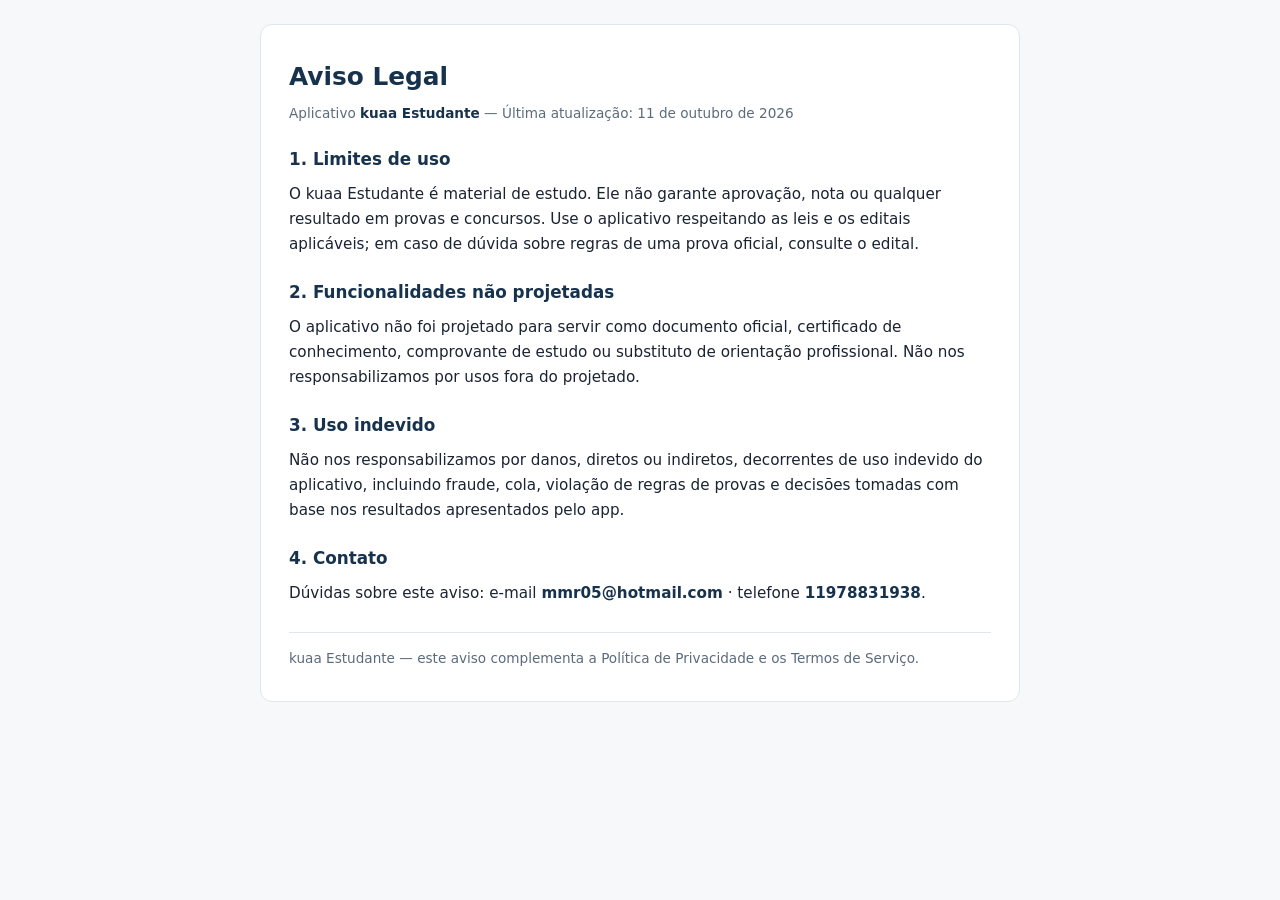
<file: aviso-legal.html>
<!doctype html>
<html lang="pt-BR">
  <head>
    <meta charset="UTF-8" />
    <meta name="viewport" content="width=device-width, initial-scale=1.0" />
    <meta name="robots" content="index,follow" />
    <title>Aviso Legal — kuaa Estudante</title>
    <!-- Página 100% autocontida: nenhuma fonte externa, script ou rastreador. -->
    <style>
      * { box-sizing: border-box; margin: 0; padding: 0; }
      body {
        font-family: system-ui, -apple-system, "Segoe UI", Roboto, Arial, sans-serif;
        background: #f6f8fa; color: #1a2332; line-height: 1.65;
        padding: 24px 16px;
      }
      main { max-width: 760px; margin: 0 auto; background: #fff; border: 1px solid #e1e6ec; border-radius: 12px; padding: 32px 28px; }
      h1 { font-size: 1.55rem; color: #17324d; margin-bottom: 4px; }
      .updated { font-size: 0.85rem; color: #5b6b7d; margin-bottom: 20px; }
      h2 { font-size: 1.05rem; color: #17324d; margin: 22px 0 8px; }
      p, li { font-size: 0.95rem; }
      ul { padding-left: 20px; margin: 6px 0; }
      li { margin: 4px 0; }
      strong { color: #17324d; }
      footer { margin-top: 26px; padding-top: 14px; border-top: 1px solid #e1e6ec; font-size: 0.85rem; color: #5b6b7d; }
    </style>
  </head>
  <body>
    <main>
      <h1>Aviso Legal</h1>
      <p class="updated">Aplicativo <strong>kuaa Estudante</strong> — Última atualização: 11 de outubro de 2026</p>

      <h2>1. Limites de uso</h2>
      <p>O kuaa Estudante é material de estudo. Ele não garante aprovação, nota ou qualquer resultado em provas e concursos. Use o aplicativo respeitando as leis e os editais aplicáveis; em caso de dúvida sobre regras de uma prova oficial, consulte o edital.</p>

      <h2>2. Funcionalidades não projetadas</h2>
      <p>O aplicativo não foi projetado para servir como documento oficial, certificado de conhecimento, comprovante de estudo ou substituto de orientação profissional. Não nos responsabilizamos por usos fora do projetado.</p>

      <h2>3. Uso indevido</h2>
      <p>Não nos responsabilizamos por danos, diretos ou indiretos, decorrentes de uso indevido do aplicativo, incluindo fraude, cola, violação de regras de provas e decisões tomadas com base nos resultados apresentados pelo app.</p>

      <h2>4. Contato</h2>
      <p>Dúvidas sobre este aviso: e-mail <strong>mmr05@hotmail.com</strong> · telefone <strong>11978831938</strong>.</p>

      <footer>
        kuaa Estudante — este aviso complementa a Política de Privacidade e os Termos de Serviço.
      </footer>
    </main>
  </body>
</html>
</file>
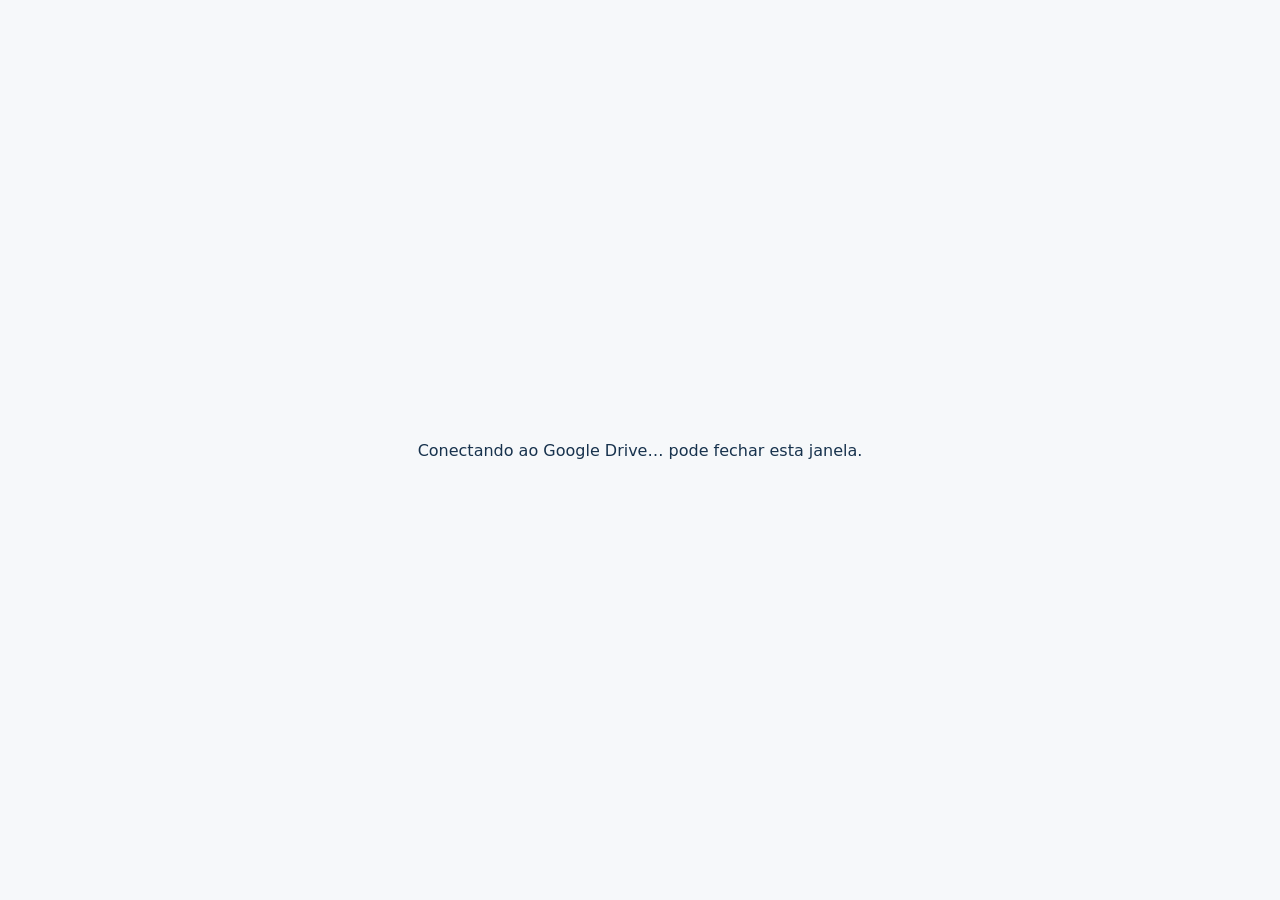
<file: oauth-callback.html>
<!doctype html>
<html lang="pt-BR">
  <head>
    <meta charset="UTF-8" />
    <meta name="viewport" content="width=device-width, initial-scale=1.0" />
    <title>kuaa — conectando…</title>
    <style>body{font-family:system-ui,sans-serif;display:grid;place-items:center;min-height:100vh;margin:0;background:#f6f8fa;color:#17324d}</style>
  </head>
  <body>
    <p>Conectando ao Google Drive… pode fechar esta janela.</p>
    <script>
      // Retorno do OAuth (loopback, mesma origem do app): entrega o código
      // via localStorage e fecha a janela. O app aguarda a chave abaixo.
      (function () {
        try {
          var q = new URLSearchParams(window.location.search);
          var code = q.get("code");
          var err = q.get("error");
          if (code) localStorage.setItem("kuaa-oauth-code", JSON.stringify({ code: code, at: Date.now() }));
          else if (err) localStorage.setItem("kuaa-oauth-code", JSON.stringify({ error: err, at: Date.now() }));
        } catch (e) { /* ignora */ }
        window.close();
      })();
    </script>
  </body>
</html>
</file>
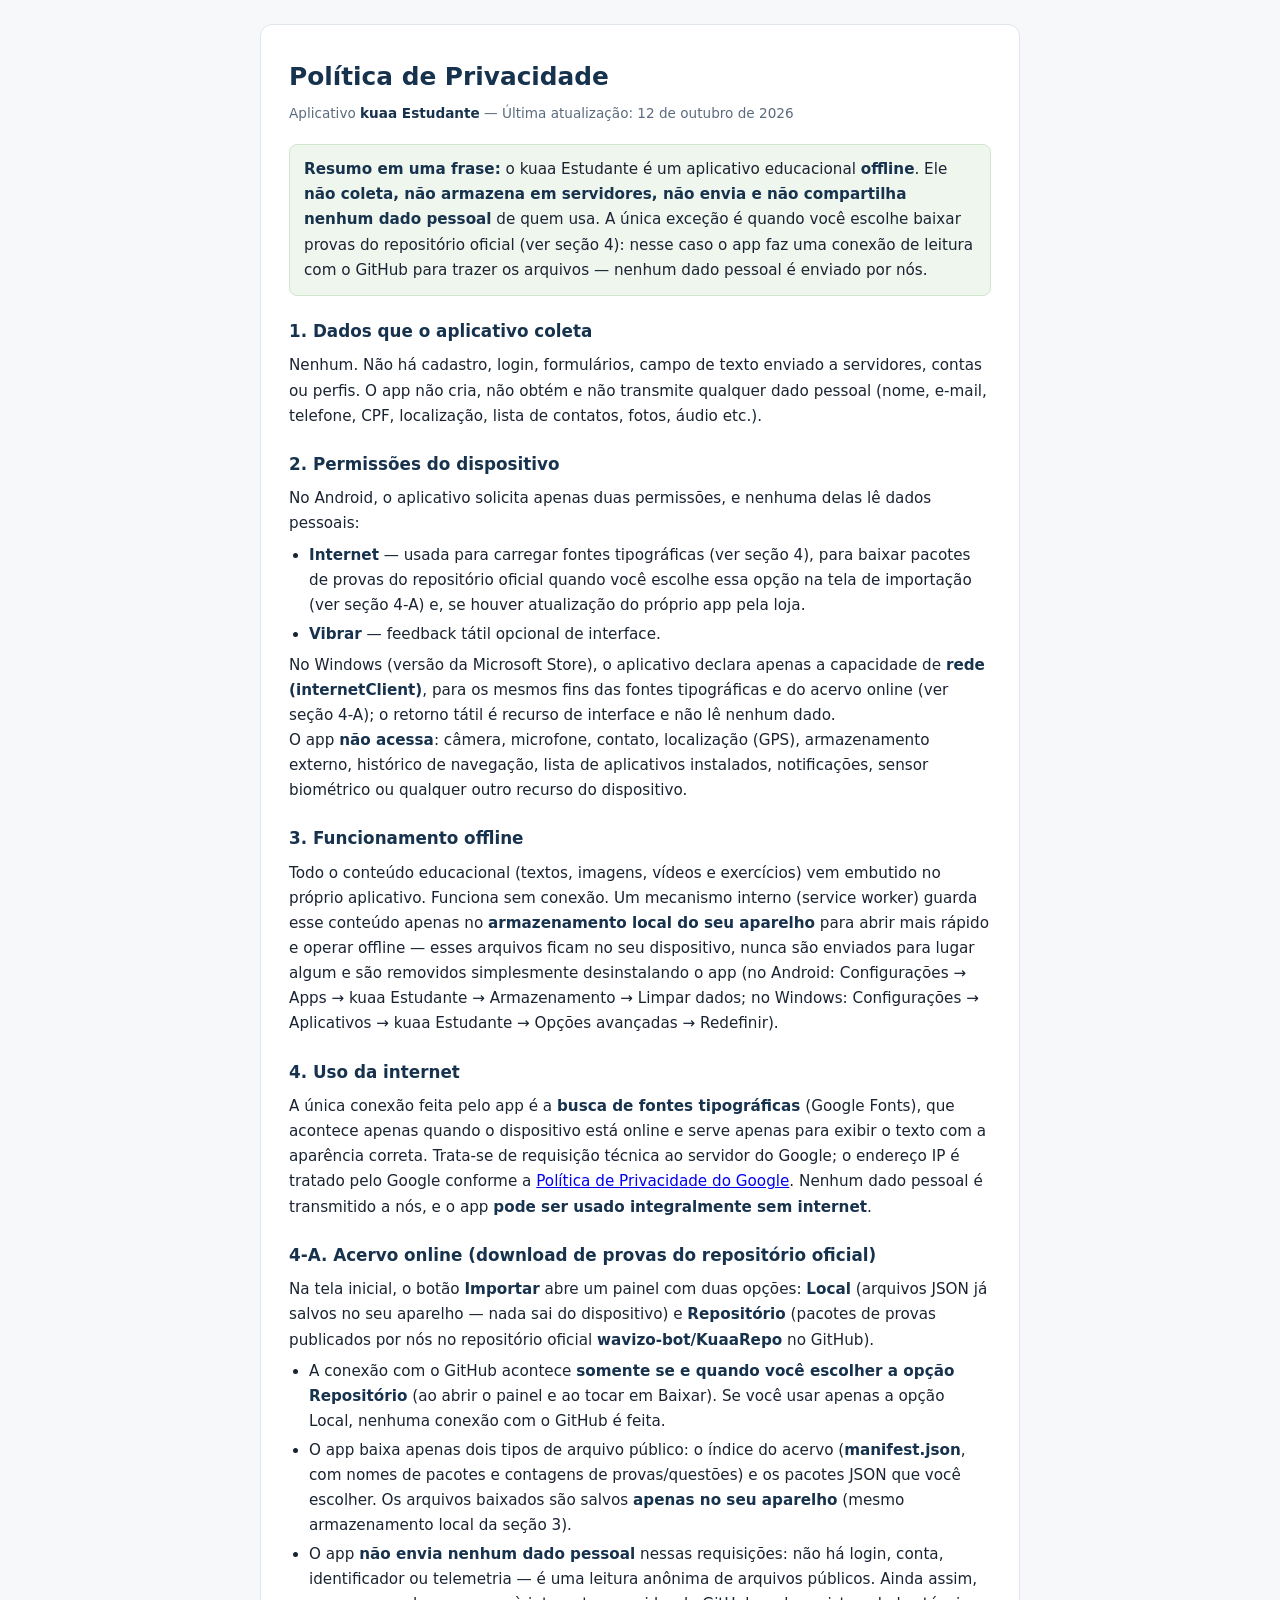
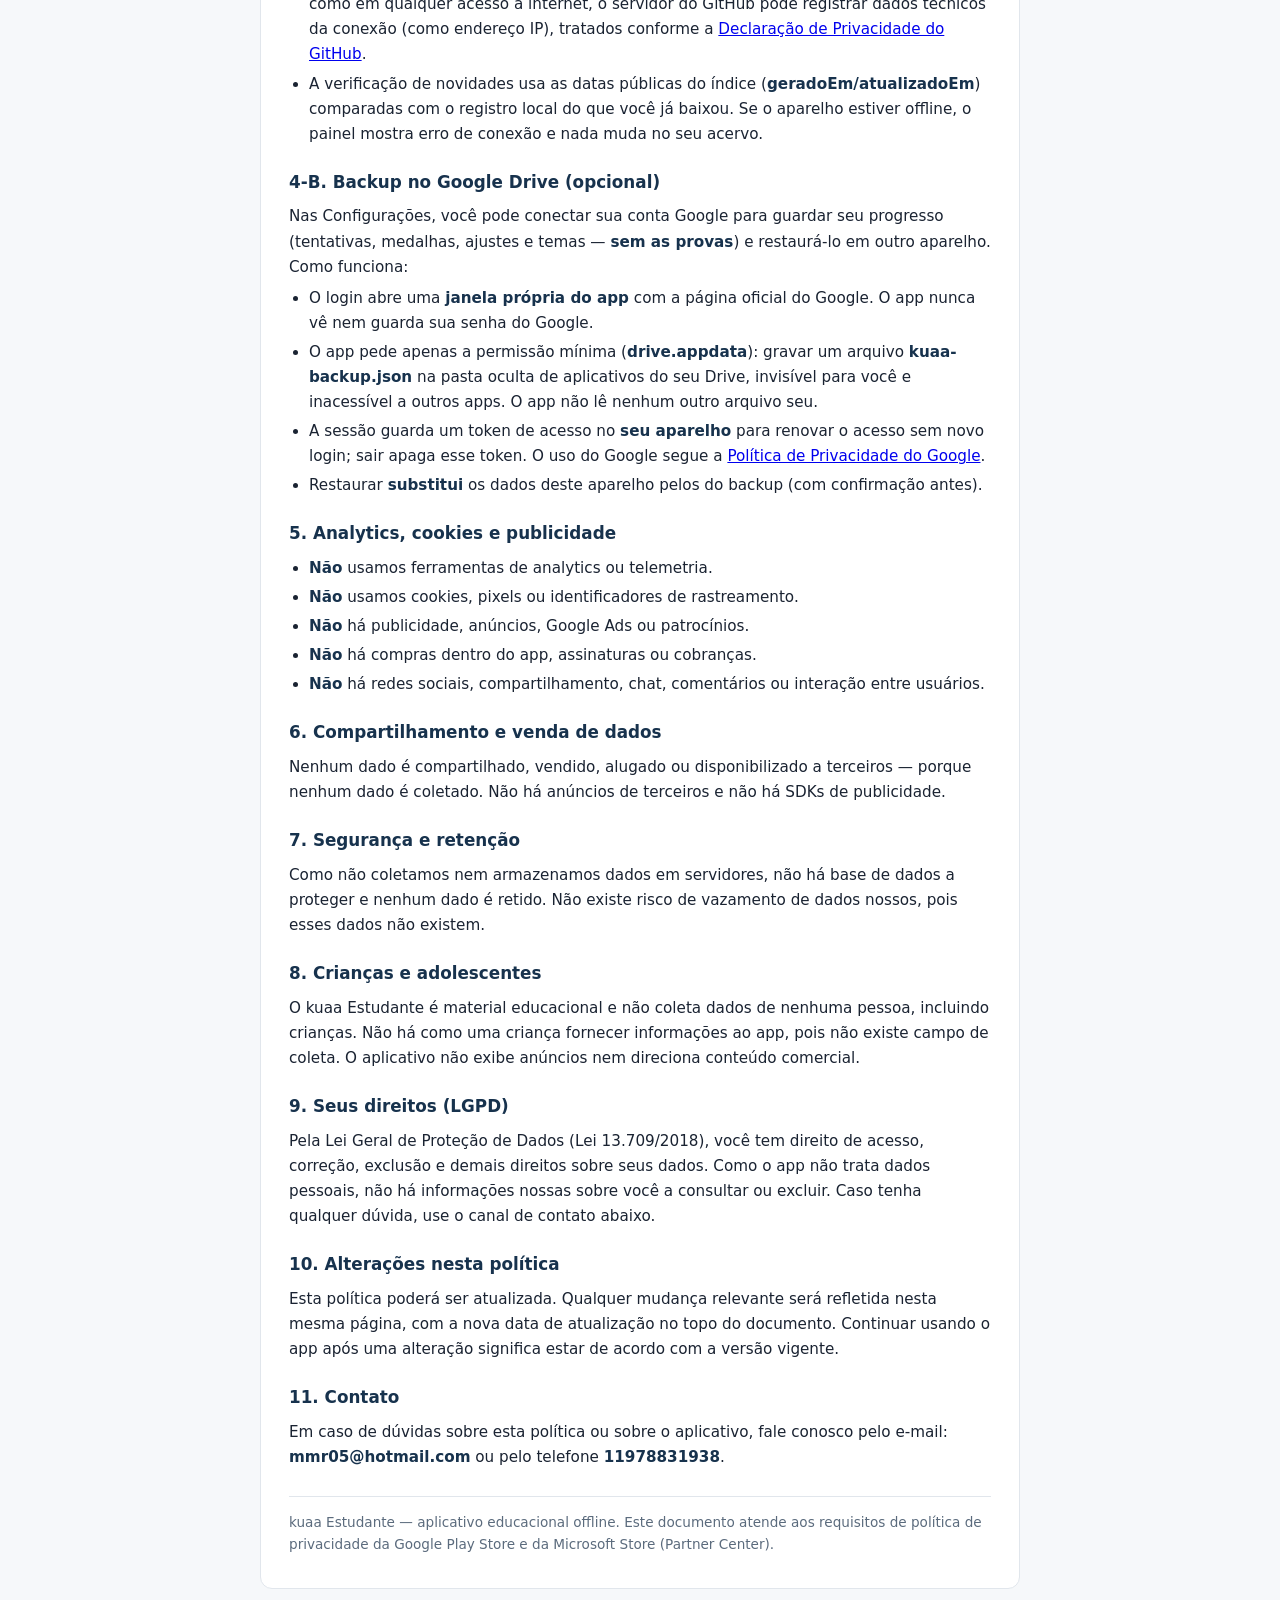
<file: politica-privacidade.html>
<!doctype html>
<html lang="pt-BR">
  <head>
    <meta charset="UTF-8" />
    <meta name="viewport" content="width=device-width, initial-scale=1.0" />
    <meta name="robots" content="index,follow" />
    <title>Política de Privacidade — kuaa Estudante</title>
    <!-- Página 100% autocontida: nenhuma fonte externa, script ou rastreador. -->
    <style>
      * { box-sizing: border-box; margin: 0; padding: 0; }
      body {
        font-family: system-ui, -apple-system, "Segoe UI", Roboto, Arial, sans-serif;
        background: #f6f8fa; color: #1a2332; line-height: 1.65;
        padding: 24px 16px;
      }
      main { max-width: 760px; margin: 0 auto; background: #fff; border: 1px solid #e1e6ec; border-radius: 12px; padding: 32px 28px; }
      h1 { font-size: 1.55rem; color: #17324d; margin-bottom: 4px; }
      .updated { font-size: 0.85rem; color: #5b6b7d; margin-bottom: 20px; }
      h2 { font-size: 1.05rem; color: #17324d; margin: 22px 0 8px; }
      p, li { font-size: 0.95rem; }
      ul { padding-left: 20px; margin: 6px 0; }
      li { margin: 4px 0; }
      strong { color: #17324d; }
      .highlight {
        background: #eef6ee; border: 1px solid #cfe6cf; border-radius: 8px;
        padding: 12px 14px; margin: 14px 0; font-size: 0.95rem;
      }
      footer { margin-top: 26px; padding-top: 14px; border-top: 1px solid #e1e6ec; font-size: 0.85rem; color: #5b6b7d; }
    </style>
  </head>
  <body>
    <main>
      <h1>Política de Privacidade</h1>
      <p class="updated">Aplicativo <strong>kuaa Estudante</strong> — Última atualização: 12 de outubro de 2026</p>

      <div class="highlight">
        <strong>Resumo em uma frase:</strong> o kuaa Estudante é um aplicativo educacional
        <strong>offline</strong>. Ele <strong>não coleta, não armazena em servidores, não envia e não
        compartilha nenhum dado pessoal</strong> de quem usa. A única exceção é quando você escolhe
        baixar provas do repositório oficial (ver seção 4): nesse caso o app faz uma conexão de
        leitura com o GitHub para trazer os arquivos — nenhum dado pessoal é enviado por nós.
      </div>

      <h2>1. Dados que o aplicativo coleta</h2>
      <p>Nenhum. Não há cadastro, login, formulários, campo de texto enviado a servidores, contas ou
      perfis. O app não cria, não obtém e não transmite qualquer dado pessoal (nome, e-mail, telefone,
      CPF, localização, lista de contatos, fotos, áudio etc.).</p>

      <h2>2. Permissões do dispositivo</h2>
      <p>No Android, o aplicativo solicita apenas duas permissões, e nenhuma delas lê dados pessoais:</p>
      <ul>
        <li><strong>Internet</strong> — usada para carregar fontes tipográficas (ver seção 4), para baixar pacotes de provas do repositório oficial quando você escolhe essa opção na tela de importação (ver seção 4-A) e, se houver atualização do próprio app pela loja.</li>
        <li><strong>Vibrar</strong> — feedback tátil opcional de interface.</li>
      </ul>
      <p>No Windows (versão da Microsoft Store), o aplicativo declara apenas a capacidade de <strong>rede (internetClient)</strong>, para os mesmos fins das fontes tipográficas e do acervo online (ver seção 4-A); o retorno tátil é recurso de interface e não lê nenhum dado.</p>
      <p>O app <strong>não acessa</strong>: câmera, microfone, contato, localização (GPS), armazenamento
      externo, histórico de navegação, lista de aplicativos instalados, notificações, sensor biométrico
      ou qualquer outro recurso do dispositivo.</p>

      <h2>3. Funcionamento offline</h2>
      <p>Todo o conteúdo educacional (textos, imagens, vídeos e exercícios) vem embutido no próprio
      aplicativo. Funciona sem conexão. Um mecanismo interno (service worker) guarda esse conteúdo
      apenas no <strong>armazenamento local do seu aparelho</strong> para abrir mais rápido e operar
      offline — esses arquivos ficam no seu dispositivo, nunca são enviados para lugar algum e são
      removidos simplesmente desinstalando o app (no Android: Configurações → Apps → kuaa Estudante →
      Armazenamento → Limpar dados; no Windows: Configurações → Aplicativos → kuaa Estudante →
      Opções avançadas → Redefinir).</p>

      <h2>4. Uso da internet</h2>
      <p>A única conexão feita pelo app é a <strong>busca de fontes tipográficas</strong> (Google
      Fonts), que acontece apenas quando o dispositivo está online e serve apenas para exibir o texto
      com a aparência correta. Trata-se de requisição técnica ao servidor do Google; o endereço IP é
      tratado pelo Google conforme a
      <a href="https://policies.google.com/privacy?hl=pt-BR" rel="noopener">Política de Privacidade do Google</a>.
      Nenhum dado pessoal é transmitido a nós, e o app <strong>pode ser usado integralmente sem
      internet</strong>.</p>

      <h2>4-A. Acervo online (download de provas do repositório oficial)</h2>
      <p>Na tela inicial, o botão <strong>Importar</strong> abre um painel com duas opções:
      <strong>Local</strong> (arquivos JSON já salvos no seu aparelho — nada sai do dispositivo) e
      <strong>Repositório</strong> (pacotes de provas publicados por nós no repositório oficial
      <strong>wavizo-bot/KuaaRepo</strong> no GitHub).</p>
      <ul>
        <li>A conexão com o GitHub acontece <strong>somente se e quando você escolher a opção
        Repositório</strong> (ao abrir o painel e ao tocar em Baixar). Se você usar apenas a opção
        Local, nenhuma conexão com o GitHub é feita.</li>
        <li>O app baixa apenas dois tipos de arquivo público: o índice do acervo
        (<strong>manifest.json</strong>, com nomes de pacotes e contagens de provas/questões) e os
        pacotes JSON que você escolher. Os arquivos baixados são salvos <strong>apenas no seu
        aparelho</strong> (mesmo armazenamento local da seção 3).</li>
        <li>O app <strong>não envia nenhum dado pessoal</strong> nessas requisições: não há login,
        conta, identificador ou telemetria — é uma leitura anônima de arquivos públicos. Ainda assim,
        como em qualquer acesso à internet, o servidor do GitHub pode registrar dados técnicos da
        conexão (como endereço IP), tratados conforme a
        <a href="https://docs.github.com/pt/site-policy/privacy-policies/github-privacy-statement" rel="noopener">Declaração de Privacidade do GitHub</a>.</li>
        <li>A verificação de novidades usa as datas públicas do índice
        (<strong>geradoEm/atualizadoEm</strong>) comparadas com o registro local do que você já
        baixou. Se o aparelho estiver offline, o painel mostra erro de conexão e nada muda no seu
        acervo.</li>
      </ul>

      <h2>4-B. Backup no Google Drive (opcional)</h2>
      <p>Nas Configurações, você pode conectar sua conta Google para guardar seu
      progresso (tentativas, medalhas, ajustes e temas — <strong>sem as
      provas</strong>) e restaurá-lo em outro aparelho. Como funciona:</p>
      <ul>
        <li>O login abre uma <strong>janela própria do app</strong> com a página
        oficial do Google. O app nunca vê nem guarda sua senha do Google.</li>
        <li>O app pede apenas a permissão mínima (<strong>drive.appdata</strong>):
        gravar um arquivo <strong>kuaa-backup.json</strong> na pasta oculta de
        aplicativos do seu Drive, invisível para você e inacessível a outros
        apps. O app não lê nenhum outro arquivo seu.</li>
        <li>A sessão guarda um token de acesso no <strong>seu aparelho</strong>
        para renovar o acesso sem novo login; sair apaga esse token. O uso do
        Google segue a
        <a href="https://policies.google.com/privacy?hl=pt-BR" rel="noopener">Política de Privacidade do Google</a>.</li>
        <li>Restaurar <strong>substitui</strong> os dados deste aparelho pelos
        do backup (com confirmação antes).</li>
      </ul>

      <h2>5. Analytics, cookies e publicidade</h2>
      <ul>
        <li><strong>Não</strong> usamos ferramentas de analytics ou telemetria.</li>
        <li><strong>Não</strong> usamos cookies, pixels ou identificadores de rastreamento.</li>
        <li><strong>Não</strong> há publicidade, anúncios, Google Ads ou patrocínios.</li>
        <li><strong>Não</strong> há compras dentro do app, assinaturas ou cobranças.</li>
        <li><strong>Não</strong> há redes sociais, compartilhamento, chat, comentários ou interação entre usuários.</li>
      </ul>

      <h2>6. Compartilhamento e venda de dados</h2>
      <p>Nenhum dado é compartilhado, vendido, alugado ou disponibilizado a terceiros — porque nenhum
      dado é coletado. Não há anúncios de terceiros e não há SDKs de publicidade.</p>

      <h2>7. Segurança e retenção</h2>
      <p>Como não coletamos nem armazenamos dados em servidores, não há base de dados a proteger e
      nenhum dado é retido. Não existe risco de vazamento de dados nossos, pois esses dados não
      existem.</p>

      <h2>8. Crianças e adolescentes</h2>
      <p>O kuaa Estudante é material educacional e não coleta dados de nenhuma pessoa, incluindo
      crianças. Não há como uma criança fornecer informações ao app, pois não existe campo de coleta.
      O aplicativo não exibe anúncios nem direciona conteúdo comercial.</p>

      <h2>9. Seus direitos (LGPD)</h2>
      <p>Pela Lei Geral de Proteção de Dados (Lei 13.709/2018), você tem direito de acesso, correção,
      exclusão e demais direitos sobre seus dados. Como o app não trata dados pessoais, não há
      informações nossas sobre você a consultar ou excluir. Caso tenha qualquer dúvida, use o canal de
      contato abaixo.</p>

      <h2>10. Alterações nesta política</h2>
      <p>Esta política poderá ser atualizada. Qualquer mudança relevante será refletida nesta mesma
      página, com a nova data de atualização no topo do documento. Continuar usando o app após uma
      alteração significa estar de acordo com a versão vigente.</p>

      <h2>11. Contato</h2>
      <p>Em caso de dúvidas sobre esta política ou sobre o aplicativo, fale conosco pelo e-mail:
      <strong>mmr05@hotmail.com</strong> ou pelo telefone <strong>11978831938</strong>.</p>

      <footer>
        kuaa Estudante — aplicativo educacional offline. Este documento atende aos requisitos de
        política de privacidade da Google Play Store e da Microsoft Store (Partner Center).
      </footer>
    </main>
  </body>
</html>
</file>
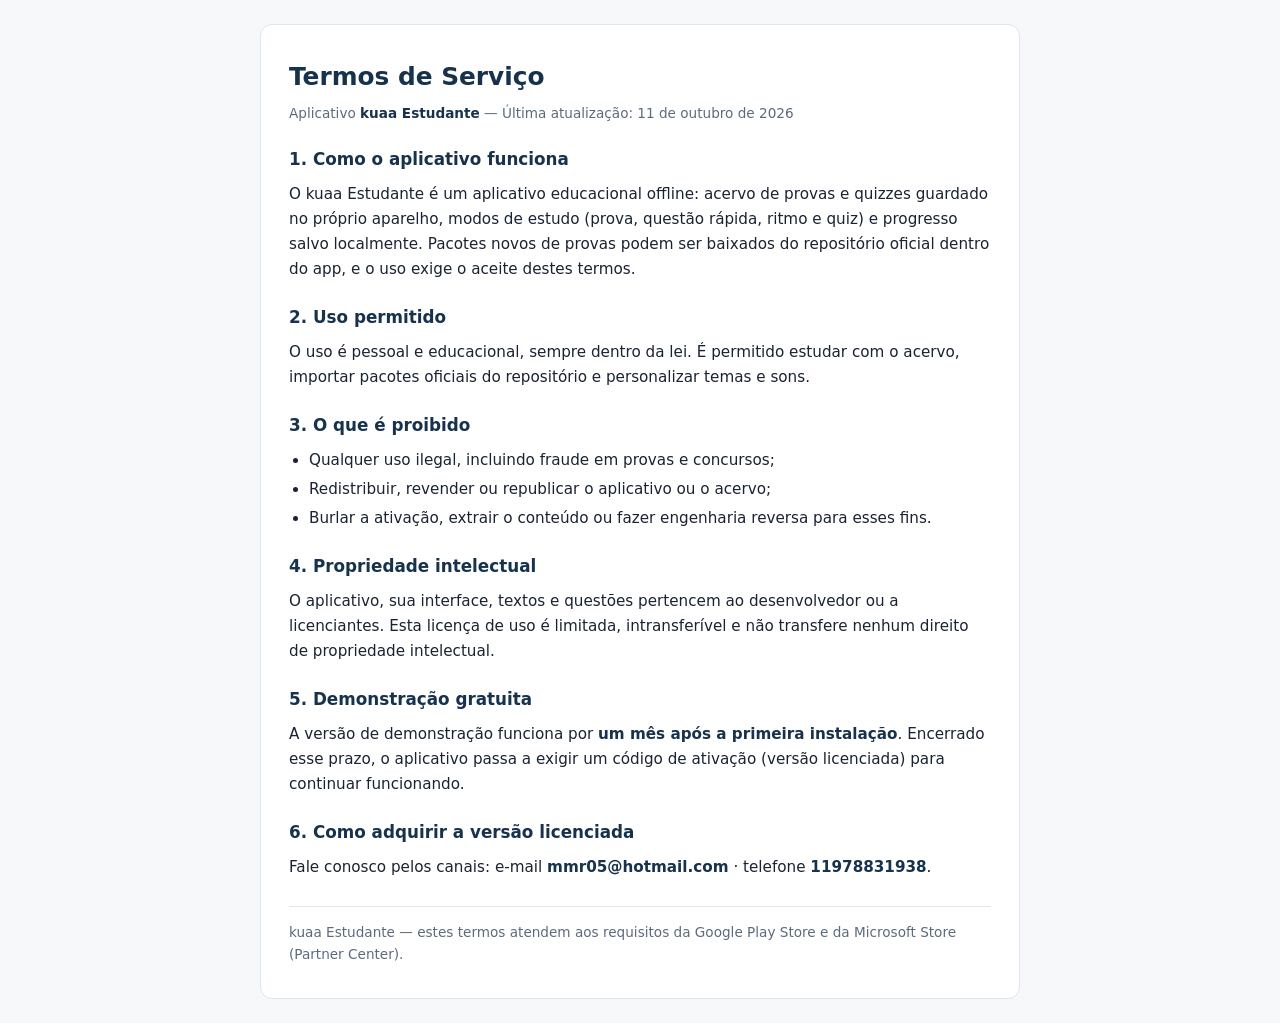
<file: termos-de-servico.html>
<!doctype html>
<html lang="pt-BR">
  <head>
    <meta charset="UTF-8" />
    <meta name="viewport" content="width=device-width, initial-scale=1.0" />
    <meta name="robots" content="index,follow" />
    <title>Termos de Serviço — kuaa Estudante</title>
    <!-- Página 100% autocontida: nenhuma fonte externa, script ou rastreador. -->
    <style>
      * { box-sizing: border-box; margin: 0; padding: 0; }
      body {
        font-family: system-ui, -apple-system, "Segoe UI", Roboto, Arial, sans-serif;
        background: #f6f8fa; color: #1a2332; line-height: 1.65;
        padding: 24px 16px;
      }
      main { max-width: 760px; margin: 0 auto; background: #fff; border: 1px solid #e1e6ec; border-radius: 12px; padding: 32px 28px; }
      h1 { font-size: 1.55rem; color: #17324d; margin-bottom: 4px; }
      .updated { font-size: 0.85rem; color: #5b6b7d; margin-bottom: 20px; }
      h2 { font-size: 1.05rem; color: #17324d; margin: 22px 0 8px; }
      p, li { font-size: 0.95rem; }
      ul { padding-left: 20px; margin: 6px 0; }
      li { margin: 4px 0; }
      strong { color: #17324d; }
      footer { margin-top: 26px; padding-top: 14px; border-top: 1px solid #e1e6ec; font-size: 0.85rem; color: #5b6b7d; }
    </style>
  </head>
  <body>
    <main>
      <h1>Termos de Serviço</h1>
      <p class="updated">Aplicativo <strong>kuaa Estudante</strong> — Última atualização: 11 de outubro de 2026</p>

      <h2>1. Como o aplicativo funciona</h2>
      <p>O kuaa Estudante é um aplicativo educacional offline: acervo de provas e quizzes guardado no próprio aparelho, modos de estudo (prova, questão rápida, ritmo e quiz) e progresso salvo localmente. Pacotes novos de provas podem ser baixados do repositório oficial dentro do app, e o uso exige o aceite destes termos.</p>

      <h2>2. Uso permitido</h2>
      <p>O uso é pessoal e educacional, sempre dentro da lei. É permitido estudar com o acervo, importar pacotes oficiais do repositório e personalizar temas e sons.</p>

      <h2>3. O que é proibido</h2>
      <ul>
        <li>Qualquer uso ilegal, incluindo fraude em provas e concursos;</li>
        <li>Redistribuir, revender ou republicar o aplicativo ou o acervo;</li>
        <li>Burlar a ativação, extrair o conteúdo ou fazer engenharia reversa para esses fins.</li>
      </ul>

      <h2>4. Propriedade intelectual</h2>
      <p>O aplicativo, sua interface, textos e questões pertencem ao desenvolvedor ou a licenciantes. Esta licença de uso é limitada, intransferível e não transfere nenhum direito de propriedade intelectual.</p>

      <h2>5. Demonstração gratuita</h2>
      <p>A versão de demonstração funciona por <strong>um mês após a primeira instalação</strong>. Encerrado esse prazo, o aplicativo passa a exigir um código de ativação (versão licenciada) para continuar funcionando.</p>

      <h2>6. Como adquirir a versão licenciada</h2>
      <p>Fale conosco pelos canais: e-mail <strong>mmr05@hotmail.com</strong> · telefone <strong>11978831938</strong>.</p>

      <footer>
        kuaa Estudante — estes termos atendem aos requisitos da Google Play Store e da Microsoft Store (Partner Center).
      </footer>
    </main>
  </body>
</html>
</file>
